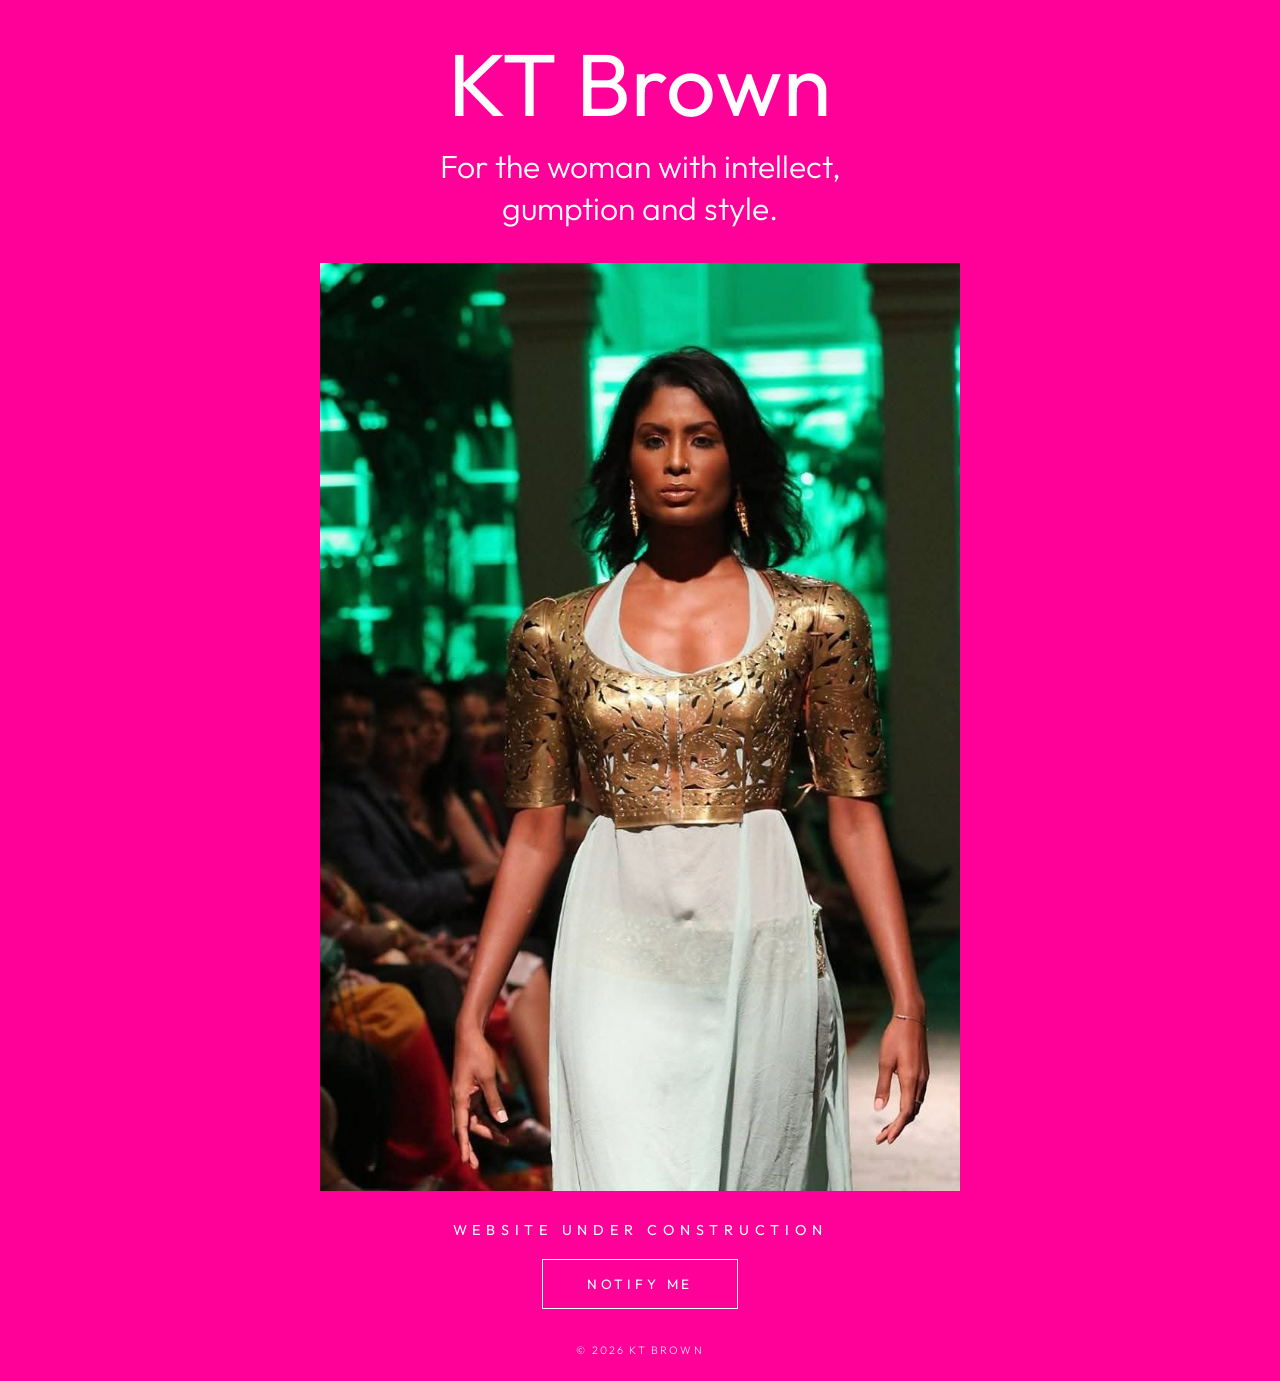
<file: index.html>
<!DOCTYPE html>
<html lang="en">
<head>
  <meta charset="UTF-8">
  <meta name="viewport" content="width=device-width, initial-scale=1.0">
  <title>KT Brown | Website Under Construction</title>
  <meta name="description" content="KT Brown: designer clothing for the woman with intellect, gumption and style. Website under construction.">
  <meta name="theme-color" content="#ff0099">
  <meta property="og:title" content="KT Brown | Coming Soon">
  <meta property="og:description" content="For the woman with intellect, gumption and style.">
  <meta property="og:image" content="kt-brown-full.jpg">
  <link rel="preconnect" href="https://fonts.googleapis.com">
  <link rel="preconnect" href="https://fonts.gstatic.com" crossorigin>
  <link href="https://fonts.googleapis.com/css2?family=Outfit:wght@300;400&display=swap" rel="stylesheet">
  <style>
    :root { --pink: #ff0099; --white: #ffffff; }
    * { margin: 0; padding: 0; box-sizing: border-box; }
    body {
      min-height: 100vh;
      background: var(--pink);
      color: var(--white);
      font-family: 'Outfit', 'Helvetica Neue', Arial, sans-serif;
      font-weight: 300;
      display: flex;
      flex-direction: column;
      align-items: center;
      justify-content: center;
      text-align: center;
      padding: 40px 18px 24px;
    }
    main { width: 100%; max-width: 640px; animation: fade 1.2s ease both; }
    @keyframes fade {
      from { opacity: 0; transform: translateY(12px); }
      to { opacity: 1; transform: none; }
    }
    h1 {
      font-weight: 400;
      font-size: clamp(2.4rem, 12.5vw, 5.5rem);
      white-space: nowrap;
      line-height: 1;
      letter-spacing: 0.01em;
    }
    .tagline {
      font-weight: 300;
      font-size: clamp(1.1rem, 5vw, 2rem);
      line-height: 1.3;
      max-width: 15em;
      margin: 18px auto 0;
    }
    figure { margin-top: 34px; }
    figure img {
      display: block;
      width: 100%;
      height: auto;
      border: 0;
      box-shadow: none;
    }
    .soon {
      margin-top: 30px;
      font-size: 0.9rem;
      font-weight: 400;
      letter-spacing: 0.4em;
      text-transform: uppercase;
    }
    .notify {
      display: inline-block;
      margin-top: 20px;
      padding: 15px 44px;
      border: 1px solid var(--white);
      color: var(--white);
      text-decoration: none;
      font-size: 0.85rem;
      font-weight: 400;
      letter-spacing: 0.28em;
      text-transform: uppercase;
      transition: background 0.25s, color 0.25s;
    }
    .notify:hover, .notify:focus-visible { background: var(--white); color: var(--pink); outline: none; }
    footer { margin-top: 34px; font-size: 0.68rem; letter-spacing: 0.2em; text-transform: uppercase; opacity: 0.85; }
  </style>
</head>
<body>
  <main>
    <h1>KT Brown</h1>
    <p class="tagline">For the woman with intellect, gumption and style.</p>

    <figure>
      <img src="kt-brown-full.jpg" width="845" height="1225" alt="">
    </figure>

    <p class="soon">Website under construction</p>
    <a class="notify" href="mailto:ktbrownstudio@gmail.com?subject=Notify%20me%20about%20KT%20Brown&body=Hi%20KT%20Brown%2C%0A%0APlease%20notify%20me%20when%20the%20website%20launches.%0A%0AMy%20name%3A%20">Notify Me</a>
  </main>

  <footer>&copy; 2026 KT Brown</footer>
</body>
</html>
</file>
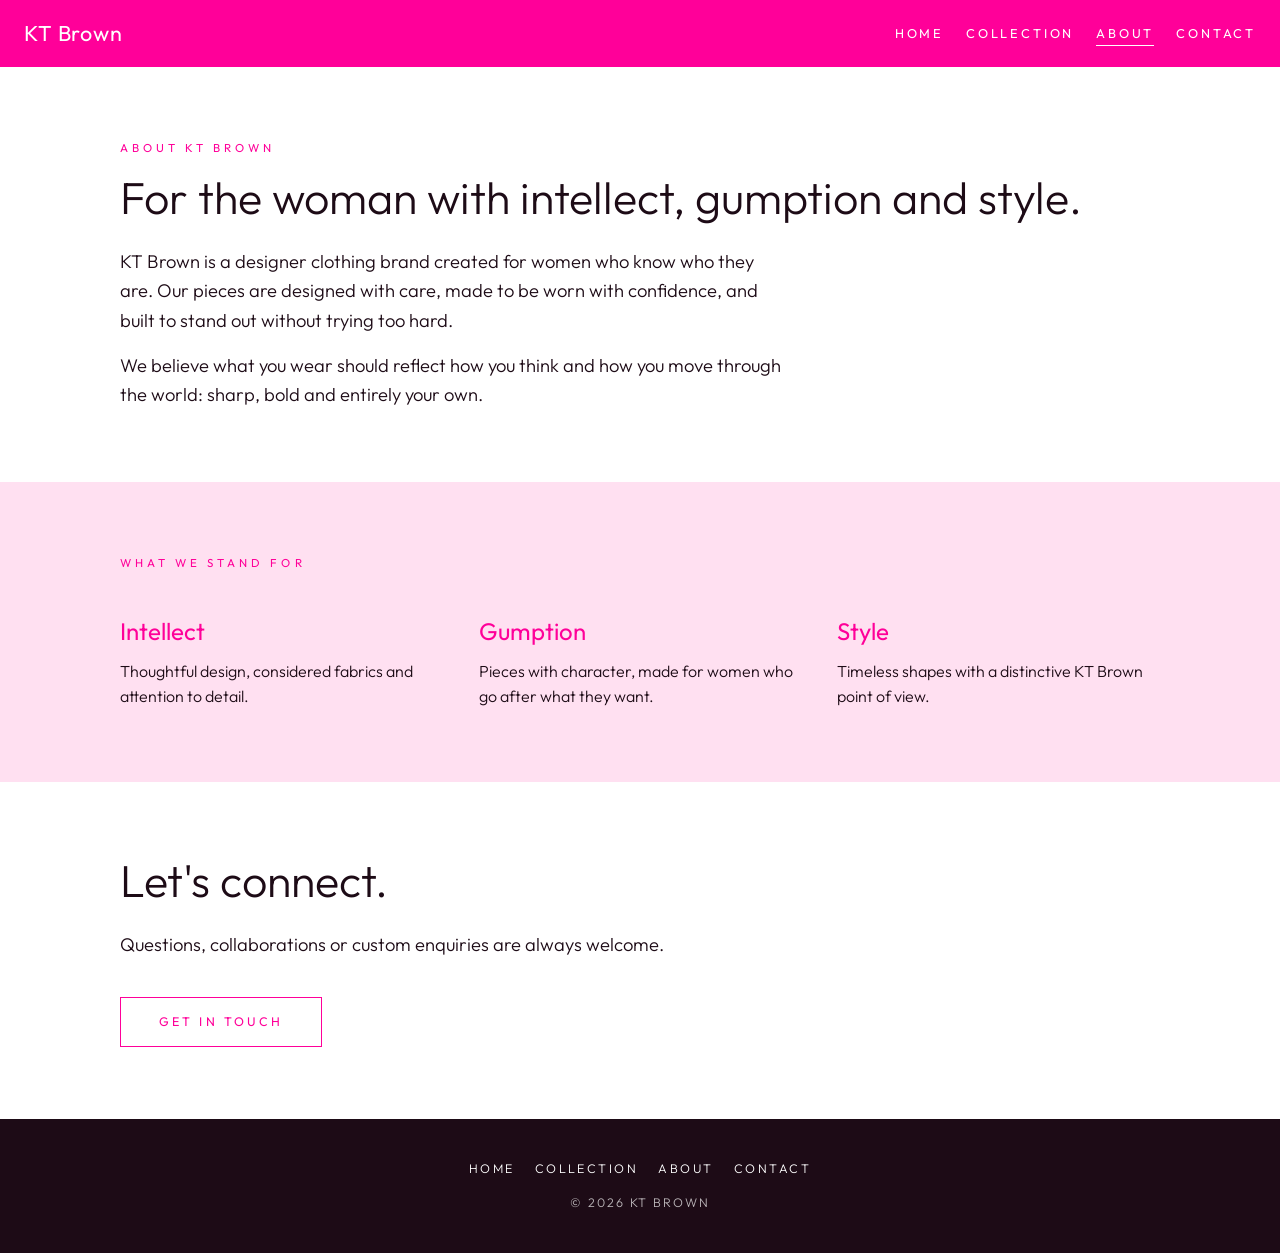
<file: about.html>
<!DOCTYPE html>
<html lang="en">
<head>
  <meta charset="UTF-8">
  <meta name="viewport" content="width=device-width, initial-scale=1.0">
  <title>About | KT Brown</title>
  <meta name="description" content="About KT Brown: designer clothing for the woman with intellect, gumption and style.">
  <meta name="theme-color" content="#ff0099">
  <link rel="preconnect" href="https://fonts.googleapis.com">
  <link rel="preconnect" href="https://fonts.gstatic.com" crossorigin>
  <link href="https://fonts.googleapis.com/css2?family=Outfit:wght@200;300;400&display=swap" rel="stylesheet">
  <link rel="stylesheet" href="style.css">
</head>
<body>
  <header class="site">
    <a class="brand" href="home.html">KT Brown</a>
    <nav aria-label="Main">
      <ul>
        <li><a href="home.html">Home</a></li>
        <li><a href="collection.html">Collection</a></li>
        <li><a href="about.html" aria-current="page">About</a></li>
        <li><a href="contact.html">Contact</a></li>
      </ul>
    </nav>
  </header>

  <main>
    <section>
      <div class="wrap">
        <p class="eyebrow">About KT Brown</p>
        <h2>For the woman with intellect, gumption and style.</h2>
        <!-- Edit the paragraphs below to tell your own story. -->
        <p class="lead">KT Brown is a designer clothing brand created for women who know who they are. Our pieces are designed with care, made to be worn with confidence, and built to stand out without trying too hard.</p>
        <p class="lead">We believe what you wear should reflect how you think and how you move through the world: sharp, bold and entirely your own.</p>
      </div>
    </section>

    <section class="soft">
      <div class="wrap">
        <p class="eyebrow">What we stand for</p>
        <div class="three">
          <div><h3>Intellect</h3><p>Thoughtful design, considered fabrics and attention to detail.</p></div>
          <div><h3>Gumption</h3><p>Pieces with character, made for women who go after what they want.</p></div>
          <div><h3>Style</h3><p>Timeless shapes with a distinctive KT Brown point of view.</p></div>
        </div>
      </div>
    </section>

    <section>
      <div class="wrap">
        <h2>Let's connect.</h2>
        <p class="lead">Questions, collaborations or custom enquiries are always welcome.</p>
        <a class="btn dark" href="contact.html">Get in Touch</a>
      </div>
    </section>
  </main>

  <footer class="site">
    <a href="home.html">Home</a><a href="collection.html">Collection</a><a href="about.html">About</a><a href="contact.html">Contact</a>
    <p>&copy; 2026 KT Brown</p>
  </footer>
</body>
</html>
</file>
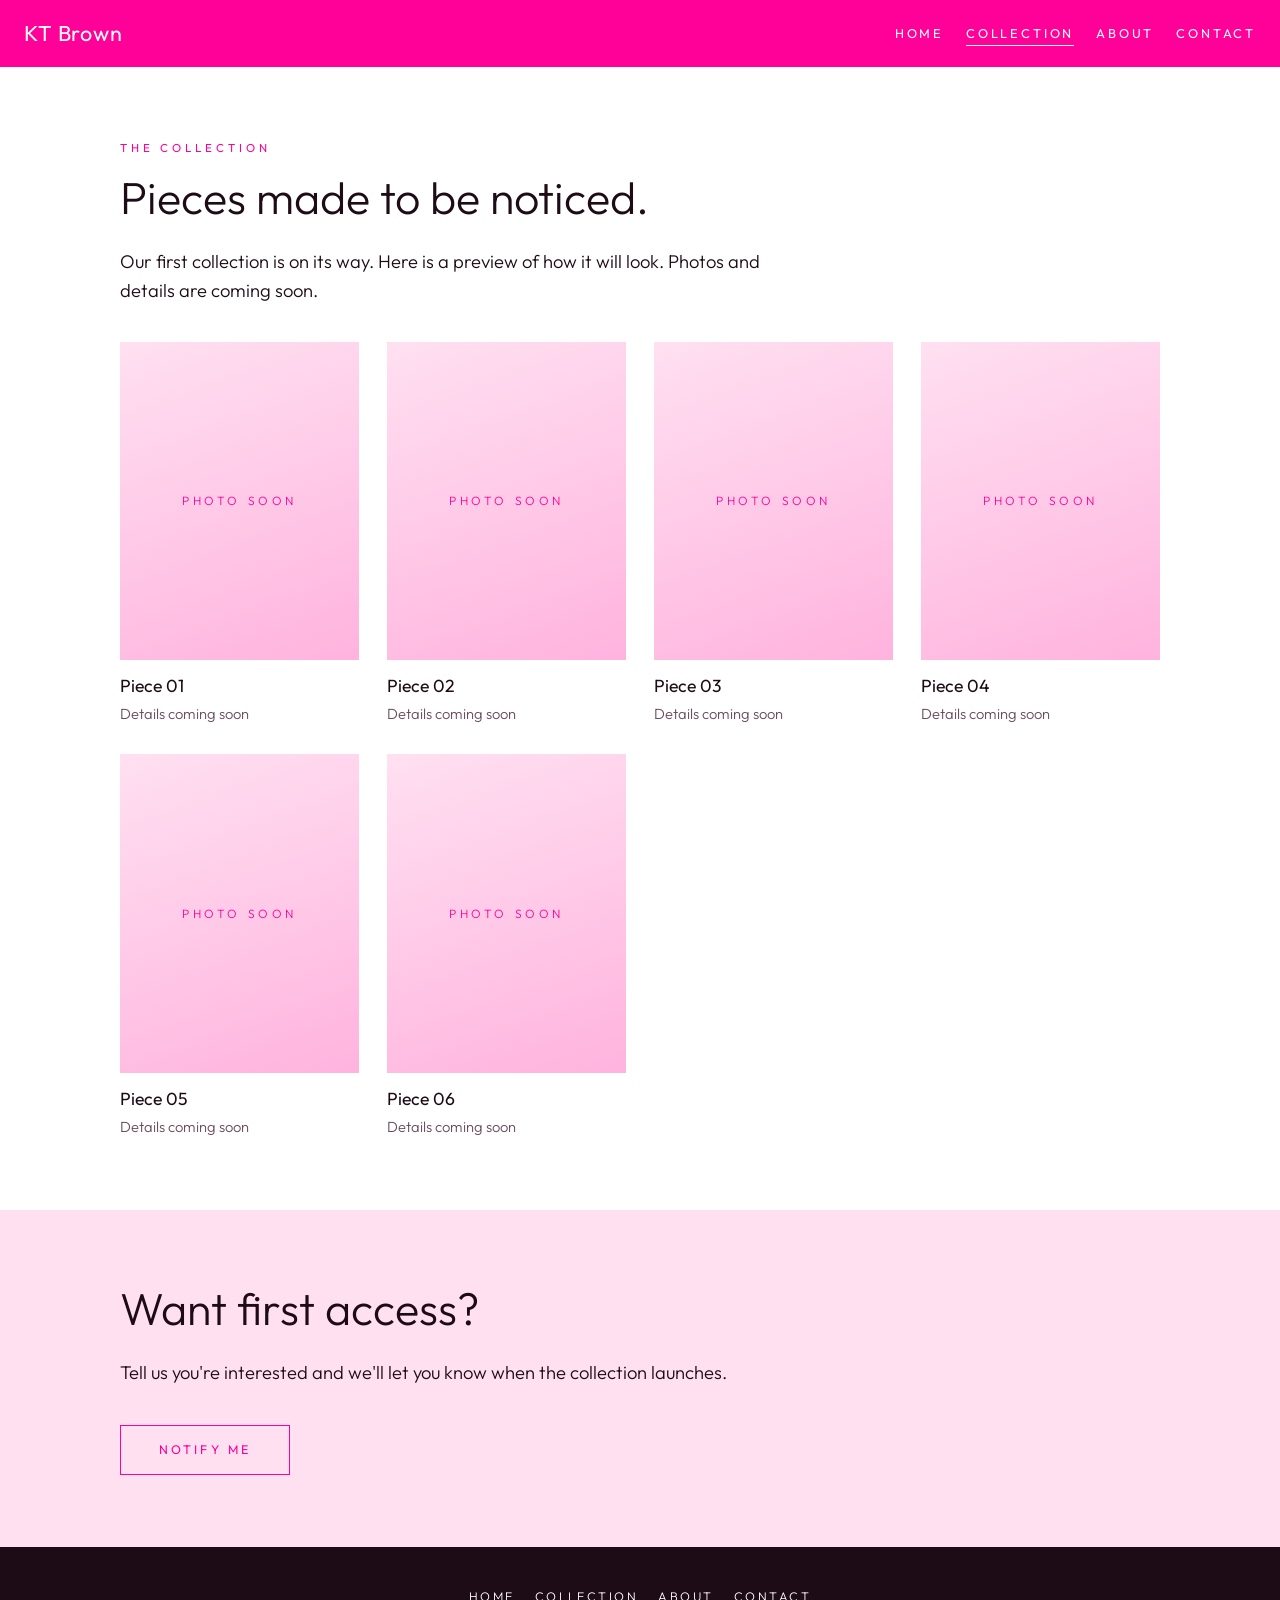
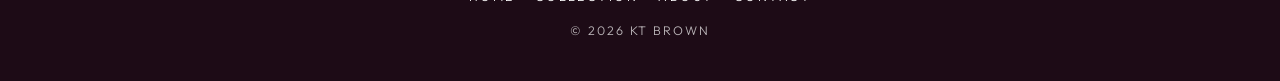
<file: collection.html>
<!DOCTYPE html>
<html lang="en">
<head>
  <meta charset="UTF-8">
  <meta name="viewport" content="width=device-width, initial-scale=1.0">
  <title>Collection | KT Brown</title>
  <meta name="description" content="The KT Brown collection: designer clothing for the woman with intellect, gumption and style.">
  <meta name="theme-color" content="#ff0099">
  <link rel="preconnect" href="https://fonts.googleapis.com">
  <link rel="preconnect" href="https://fonts.gstatic.com" crossorigin>
  <link href="https://fonts.googleapis.com/css2?family=Outfit:wght@200;300;400&display=swap" rel="stylesheet">
  <link rel="stylesheet" href="style.css">
</head>
<body>
  <header class="site">
    <a class="brand" href="home.html">KT Brown</a>
    <nav aria-label="Main">
      <ul>
        <li><a href="home.html">Home</a></li>
        <li><a href="collection.html" aria-current="page">Collection</a></li>
        <li><a href="about.html">About</a></li>
        <li><a href="contact.html">Contact</a></li>
      </ul>
    </nav>
  </header>

  <main>
    <section>
      <div class="wrap">
        <p class="eyebrow">The Collection</p>
        <h2>Pieces made to be noticed.</h2>
        <p class="lead">Our first collection is on its way. Here is a preview of how it will look. Photos and details are coming soon.</p>

        <!-- To add a piece: copy one <article class="card"> block and edit the text.
             To use a real photo, replace the <div class="photo"> line with:
             <img src="your-photo.jpg" alt="Describe the piece"> -->
        <div class="grid">
          <article class="card"><div class="photo">Photo soon</div><h3>Piece 01</h3><p>Details coming soon</p></article>
          <article class="card"><div class="photo">Photo soon</div><h3>Piece 02</h3><p>Details coming soon</p></article>
          <article class="card"><div class="photo">Photo soon</div><h3>Piece 03</h3><p>Details coming soon</p></article>
          <article class="card"><div class="photo">Photo soon</div><h3>Piece 04</h3><p>Details coming soon</p></article>
          <article class="card"><div class="photo">Photo soon</div><h3>Piece 05</h3><p>Details coming soon</p></article>
          <article class="card"><div class="photo">Photo soon</div><h3>Piece 06</h3><p>Details coming soon</p></article>
        </div>
      </div>
    </section>

    <section class="soft">
      <div class="wrap">
        <h2>Want first access?</h2>
        <p class="lead">Tell us you're interested and we'll let you know when the collection launches.</p>
        <a class="btn dark" href="mailto:ktbrownstudio@gmail.com?subject=Notify%20me%20about%20the%20KT%20Brown%20collection">Notify Me</a>
      </div>
    </section>
  </main>

  <footer class="site">
    <a href="home.html">Home</a><a href="collection.html">Collection</a><a href="about.html">About</a><a href="contact.html">Contact</a>
    <p>&copy; 2026 KT Brown</p>
  </footer>
</body>
</html>
</file>
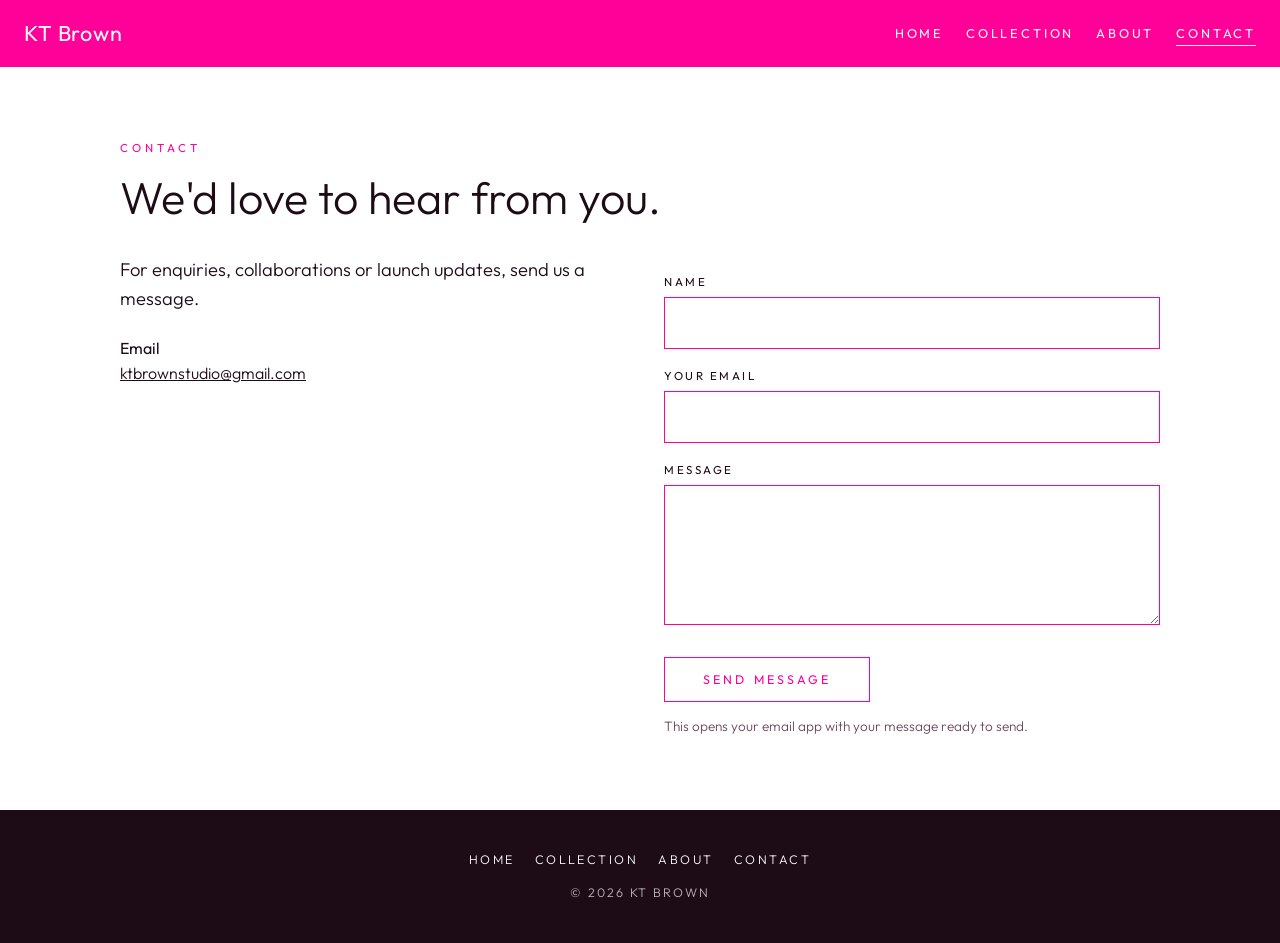
<file: contact.html>
<!DOCTYPE html>
<html lang="en">
<head>
  <meta charset="UTF-8">
  <meta name="viewport" content="width=device-width, initial-scale=1.0">
  <title>Contact | KT Brown</title>
  <meta name="description" content="Contact KT Brown for enquiries, collaborations and launch updates.">
  <meta name="theme-color" content="#ff0099">
  <link rel="preconnect" href="https://fonts.googleapis.com">
  <link rel="preconnect" href="https://fonts.gstatic.com" crossorigin>
  <link href="https://fonts.googleapis.com/css2?family=Outfit:wght@200;300;400&display=swap" rel="stylesheet">
  <link rel="stylesheet" href="style.css">
</head>
<body>
  <header class="site">
    <a class="brand" href="home.html">KT Brown</a>
    <nav aria-label="Main">
      <ul>
        <li><a href="home.html">Home</a></li>
        <li><a href="collection.html">Collection</a></li>
        <li><a href="about.html">About</a></li>
        <li><a href="contact.html" aria-current="page">Contact</a></li>
      </ul>
    </nav>
  </header>

  <main>
    <section>
      <div class="wrap">
        <p class="eyebrow">Contact</p>
        <h2>We'd love to hear from you.</h2>
        <div class="contact-grid">
          <div>
            <p class="lead">For enquiries, collaborations or launch updates, send us a message.</p>
            <p style="margin-top:22px"><strong style="font-weight:400">Email</strong><br>
              <a href="mailto:ktbrownstudio@gmail.com">ktbrownstudio@gmail.com</a></p>
            <!-- To add Instagram, add a line like:
            <p><strong>Instagram</strong><br><a href="https://instagram.com/YOURHANDLE">@YOURHANDLE</a></p> -->
          </div>

          <form id="contact-form">
            <label for="name">Name</label>
            <input id="name" name="name" type="text" required autocomplete="name">
            <label for="email">Your email</label>
            <input id="email" name="email" type="email" required autocomplete="email">
            <label for="message">Message</label>
            <textarea id="message" name="message" required></textarea>
            <button class="btn dark" type="submit">Send Message</button>
            <p class="note">This opens your email app with your message ready to send.</p>
          </form>
        </div>
      </div>
    </section>
  </main>

  <footer class="site">
    <a href="home.html">Home</a><a href="collection.html">Collection</a><a href="about.html">About</a><a href="contact.html">Contact</a>
    <p>&copy; 2026 KT Brown</p>
  </footer>

  <script>
    document.getElementById('contact-form').addEventListener('submit', function (e) {
      e.preventDefault();
      var n = document.getElementById('name').value;
      var em = document.getElementById('email').value;
      var m = document.getElementById('message').value;
      var body = m + '\n\n— ' + n + ' (' + em + ')';
      window.location.href = 'mailto:ktbrownstudio@gmail.com?subject=' +
        encodeURIComponent('Message from ' + n + ' via KT Brown website') +
        '&body=' + encodeURIComponent(body);
    });
  </script>
</body>
</html>
</file>
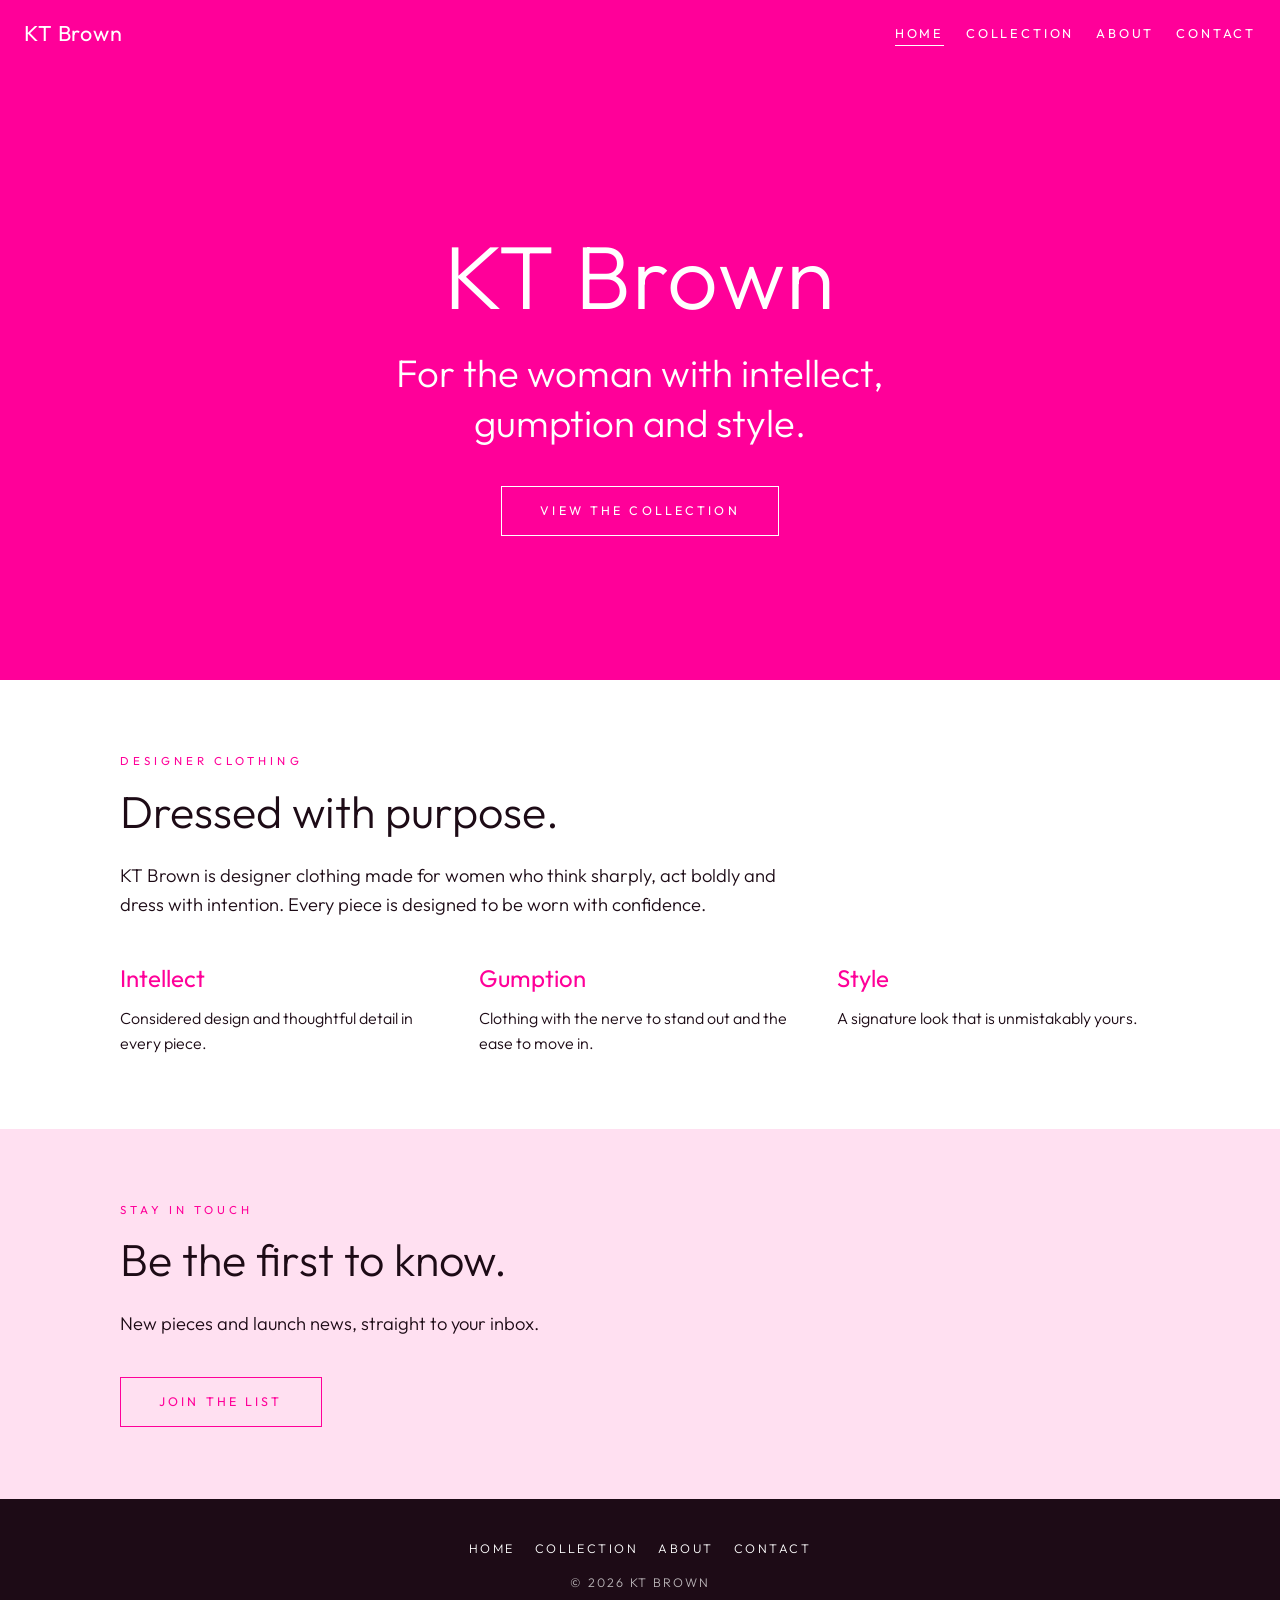
<file: home.html>
<!DOCTYPE html>
<html lang="en">
<head>
  <meta charset="UTF-8">
  <meta name="viewport" content="width=device-width, initial-scale=1.0">
  <title>KT Brown | Designer Clothing</title>
  <meta name="description" content="KT Brown: designer clothing for the woman with intellect, gumption and style.">
  <meta name="theme-color" content="#ff0099">
  <link rel="preconnect" href="https://fonts.googleapis.com">
  <link rel="preconnect" href="https://fonts.gstatic.com" crossorigin>
  <link href="https://fonts.googleapis.com/css2?family=Outfit:wght@200;300;400&display=swap" rel="stylesheet">
  <link rel="stylesheet" href="style.css">
</head>
<body>
  <header class="site">
    <a class="brand" href="home.html">KT Brown</a>
    <nav aria-label="Main">
      <ul>
        <li><a href="home.html" aria-current="page">Home</a></li>
        <li><a href="collection.html">Collection</a></li>
        <li><a href="about.html">About</a></li>
        <li><a href="contact.html">Contact</a></li>
      </ul>
    </nav>
  </header>

  <main>
    <div class="hero">
      <h1>KT Brown</h1>
      <p class="tagline">For the woman with intellect, gumption and style.</p>
      <a class="btn" href="collection.html">View the Collection</a>
    </div>

    <section>
      <div class="wrap">
        <p class="eyebrow">Designer Clothing</p>
        <h2>Dressed with purpose.</h2>
        <p class="lead">KT Brown is designer clothing made for women who think sharply, act boldly and dress with intention. Every piece is designed to be worn with confidence.</p>
        <div class="three">
          <div><h3>Intellect</h3><p>Considered design and thoughtful detail in every piece.</p></div>
          <div><h3>Gumption</h3><p>Clothing with the nerve to stand out and the ease to move in.</p></div>
          <div><h3>Style</h3><p>A signature look that is unmistakably yours.</p></div>
        </div>
      </div>
    </section>

    <section class="soft">
      <div class="wrap">
        <p class="eyebrow">Stay in touch</p>
        <h2>Be the first to know.</h2>
        <p class="lead">New pieces and launch news, straight to your inbox.</p>
        <a class="btn dark" href="mailto:ktbrownstudio@gmail.com?subject=Keep%20me%20updated%20about%20KT%20Brown">Join the List</a>
      </div>
    </section>
  </main>

  <footer class="site">
    <a href="home.html">Home</a><a href="collection.html">Collection</a><a href="about.html">About</a><a href="contact.html">Contact</a>
    <p>&copy; 2026 KT Brown</p>
  </footer>
</body>
</html>
</file>
<file: style.css>
:root {
  --pink: #ff0099;
  --pink-soft: #ffe0f1;
  --ink: #1d0b16;
  --white: #ffffff;
  --muted: #6b4a5c;
}
* { margin: 0; padding: 0; box-sizing: border-box; }
html { scroll-behavior: smooth; }
body {
  font-family: 'Outfit', 'Helvetica Neue', Arial, sans-serif;
  font-weight: 300;
  color: var(--ink);
  background: var(--white);
  line-height: 1.6;
}
a { color: inherit; }
img { max-width: 100%; display: block; }

/* Header / nav */
header.site {
  position: sticky;
  top: 0;
  z-index: 10;
  background: var(--pink);
  color: var(--white);
  display: flex;
  flex-wrap: wrap;
  align-items: center;
  justify-content: space-between;
  gap: 8px 24px;
  padding: 16px 24px;
}
.brand {
  font-size: 1.35rem;
  font-weight: 400;
  letter-spacing: 0.04em;
  text-decoration: none;
}
nav ul { list-style: none; display: flex; flex-wrap: wrap; gap: 6px 22px; }
nav a {
  text-decoration: none;
  font-size: 0.8rem;
  font-weight: 400;
  letter-spacing: 0.22em;
  text-transform: uppercase;
  padding: 4px 0;
  border-bottom: 1px solid transparent;
}
nav a:hover, nav a[aria-current="page"] { border-bottom-color: var(--white); }

/* Hero */
.hero {
  background: var(--pink);
  color: var(--white);
  text-align: center;
  padding: 18vh 24px 16vh;
}
.hero h1 {
  font-weight: 300;
  font-size: clamp(2.8rem, 12vw, 5.6rem);
  line-height: 1.05;
  letter-spacing: 0.01em;
}
.hero p.tagline {
  font-size: clamp(1.4rem, 5.5vw, 2.4rem);
  line-height: 1.3;
  max-width: 16em;
  margin: 26px auto 0;
}
.btn {
  display: inline-block;
  margin-top: 38px;
  padding: 14px 38px;
  border: 1px solid var(--white);
  color: var(--white);
  text-decoration: none;
  font-size: 0.78rem;
  font-weight: 400;
  letter-spacing: 0.25em;
  text-transform: uppercase;
  background: transparent;
  cursor: pointer;
  font-family: inherit;
  transition: background 0.25s, color 0.25s;
}
.btn:hover, .btn:focus-visible { background: var(--white); color: var(--pink); outline: none; }
.btn.dark { border-color: var(--pink); color: var(--pink); }
.btn.dark:hover, .btn.dark:focus-visible { background: var(--pink); color: var(--white); }

/* Sections */
section { padding: 72px 24px; }
.wrap { max-width: 1040px; margin: 0 auto; }
.eyebrow {
  font-size: 0.72rem;
  font-weight: 400;
  letter-spacing: 0.35em;
  text-transform: uppercase;
  color: var(--pink);
  margin-bottom: 14px;
}
h2 {
  font-weight: 300;
  font-size: clamp(1.8rem, 6vw, 2.8rem);
  line-height: 1.2;
  margin-bottom: 22px;
}
p + p { margin-top: 16px; }
.lead { font-size: 1.15rem; max-width: 36em; }
.soft { background: var(--pink-soft); }

.three {
  display: grid;
  gap: 36px;
  grid-template-columns: repeat(auto-fit, minmax(220px, 1fr));
  margin-top: 40px;
}
.three h3 {
  font-weight: 400;
  font-size: 1.5rem;
  color: var(--pink);
  margin-bottom: 8px;
}

/* Collection grid */
.grid {
  display: grid;
  gap: 28px;
  grid-template-columns: repeat(auto-fill, minmax(230px, 1fr));
  margin-top: 36px;
}
.card .photo {
  aspect-ratio: 3 / 4;
  background: linear-gradient(160deg, var(--pink-soft), #ffb3de);
  display: flex;
  align-items: center;
  justify-content: center;
  color: var(--pink);
  font-size: 0.75rem;
  letter-spacing: 0.3em;
  text-transform: uppercase;
}
.card h3 { font-weight: 400; font-size: 1.1rem; margin-top: 12px; }
.card p { color: var(--muted); font-size: 0.92rem; margin-top: 2px; }

/* Contact */
.contact-grid {
  display: grid;
  gap: 48px;
  grid-template-columns: repeat(auto-fit, minmax(260px, 1fr));
  margin-top: 30px;
}
form label {
  display: block;
  font-size: 0.72rem;
  font-weight: 400;
  letter-spacing: 0.22em;
  text-transform: uppercase;
  margin: 18px 0 6px;
}
form input, form textarea {
  width: 100%;
  font: inherit;
  font-size: 1rem;
  padding: 12px 14px;
  border: 1px solid var(--pink);
  background: var(--white);
  color: var(--ink);
  border-radius: 0;
}
form input:focus, form textarea:focus { outline: 2px solid var(--pink); outline-offset: 1px; }
form textarea { min-height: 140px; resize: vertical; }
form .btn { margin-top: 24px; }
.note { font-size: 0.85rem; color: var(--muted); margin-top: 14px; }

/* Footer */
footer.site {
  background: var(--ink);
  color: var(--white);
  text-align: center;
  padding: 40px 24px;
  font-size: 0.78rem;
  letter-spacing: 0.2em;
  text-transform: uppercase;
}
footer.site a { text-decoration: none; margin: 0 10px; }
footer.site a:hover { color: var(--pink); }
footer.site p { margin-top: 14px; opacity: 0.7; letter-spacing: 0.15em; }

@media (max-width: 520px) {
  header.site { padding: 14px 18px; }
  section { padding: 56px 18px; }
}
</file>
